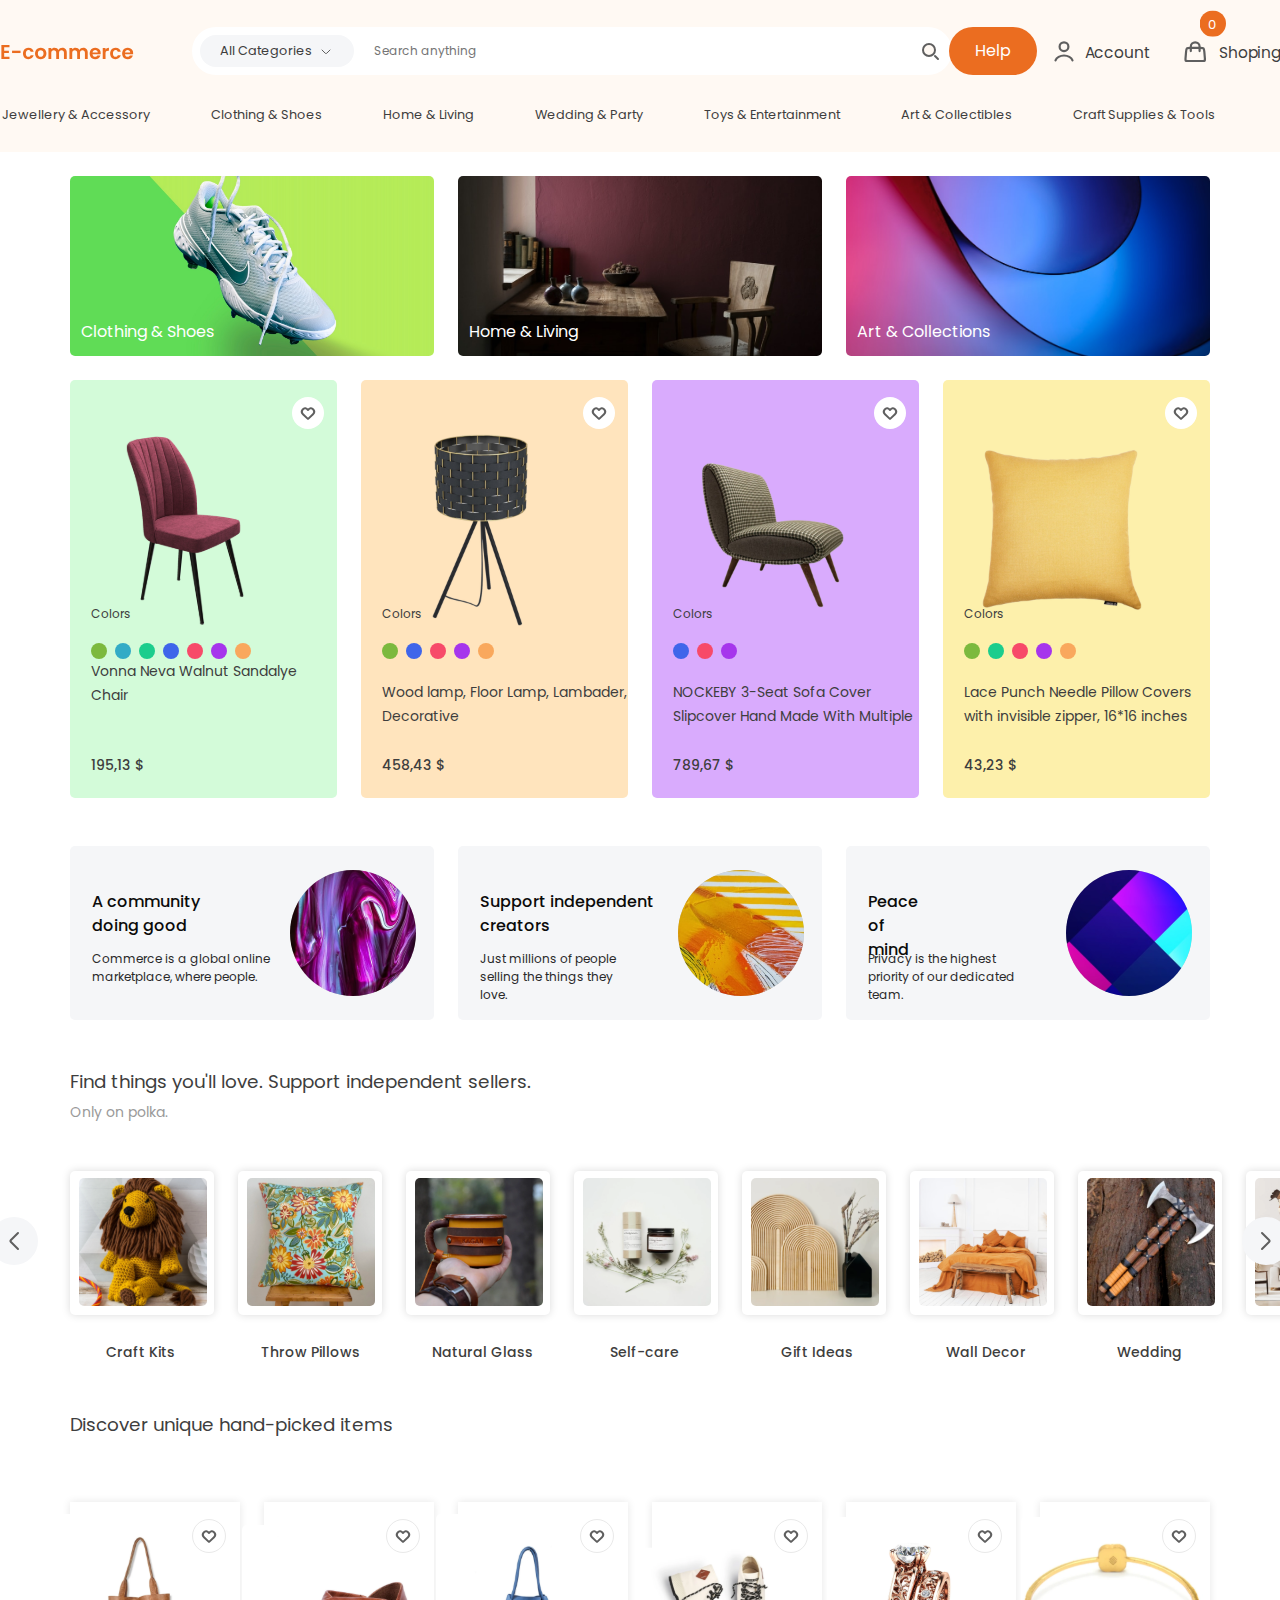
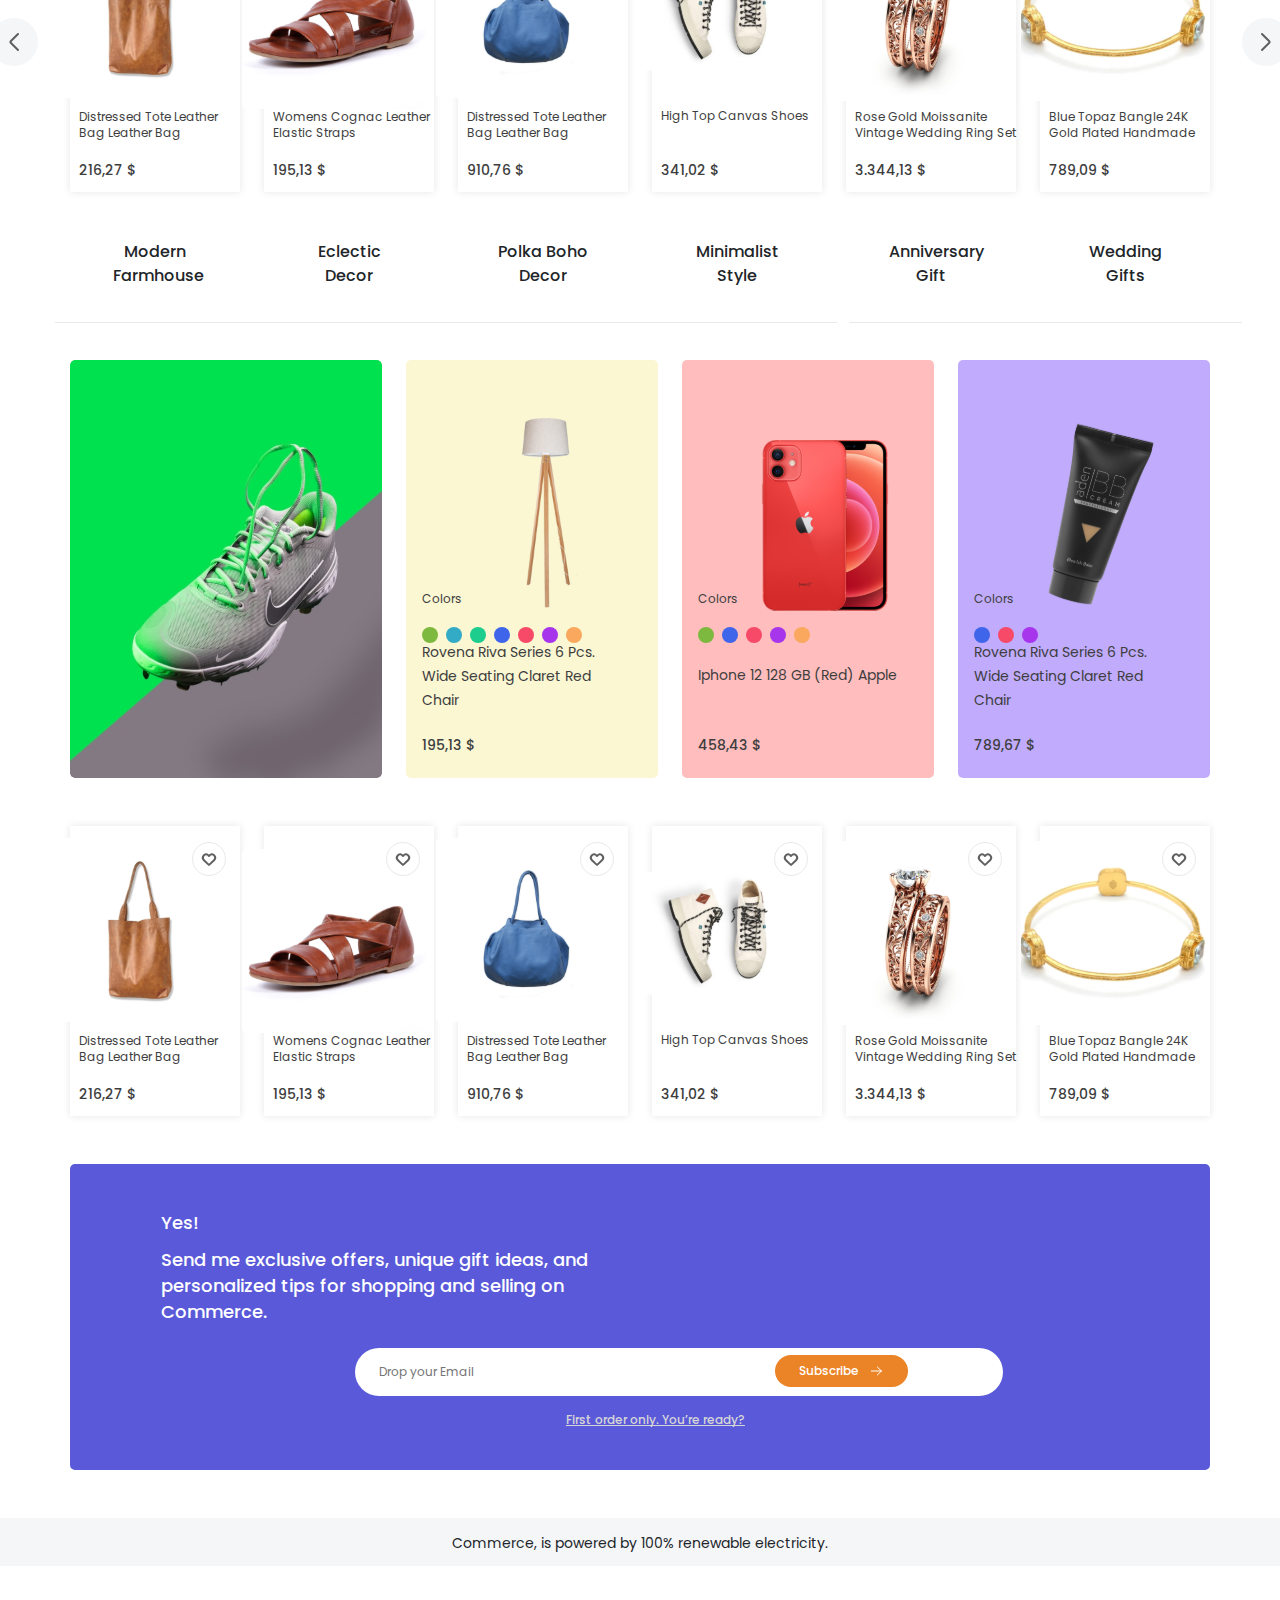
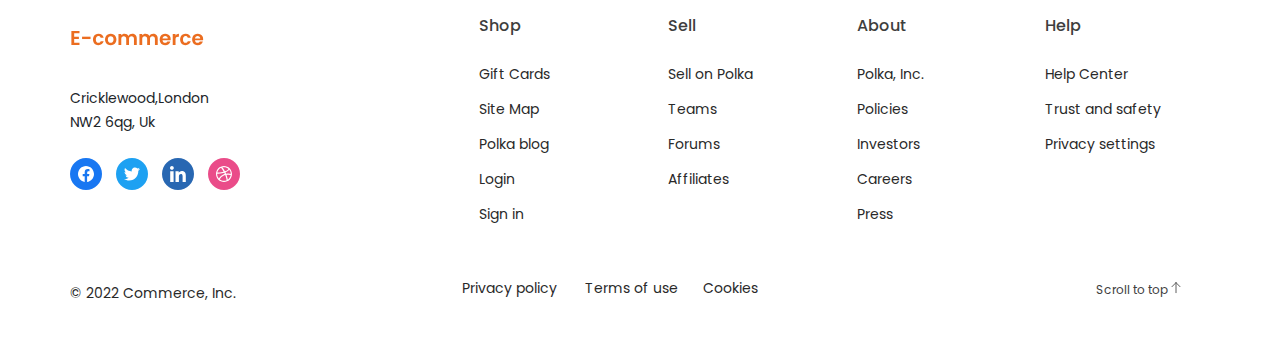
<file: index.html>
<!DOCTYPE html>
<html>

    <head>
        <title>E-Commerce Website</title>
        <link rel="stylesheet" href="screen.css">
        <link href="https://cdn.jsdelivr.net/npm/bootstrap@5.3.3/dist/css/bootstrap.min.css" rel="stylesheet" integrity="sha384-QWTKZyjpPEjISv5WaRU9OFeRpok6YctnYmDr5pNlyT2bRjXh0JMhjY6hW+ALEwIH" crossorigin="anonymous">
  
  
    </head>
    <body>
      <header class="header">
        <div class="hd-components">

        <div class="site-name">
          <img src="img/Logo.svg">
         
        </div>
        <div class="sort">
          <img src="img/Sort.svg">
        </div>

        <div class="search">
          <input type="search" class="search-bar" placeholder="Search anything">
          
          <div class="category">
            <select class="dropdown" >
              <option value="" selected disabled>All Categories</option>
                <option value="Home Decor">Home Decor</option>
                <option value="Fashion">Fashion</option>
                <option value="Jewellery">Jewellery</option>
                <option value="Electronics">Electronics</option>
            </select>
            <img src="img/Expand_down_light.svg">
          </div>
          
          <div class="search-icon">
            <img src="img/Search_alt_duotone_line.svg">
          </div>

        </div>
        <div class="help">
          <input type="button" value="Help">
        </div>
        <div class="icons">
        <div class="account">
          <a href="#"><img src="img/User.svg"></a>
          <p>Account</p>
        </div>
        <div class="shoping">
          <a href="#"><img src="img/Bag_alt.svg"></a>
          <p>Shoping</p>
          <div class="cart-count">
            <img src="img/Ellipse 76.svg">
              <div class="cart-count-num"> 
                0
            </div>
           
          </div>
        </div>
      </div>
      <div class="nav">
        <nav class="nav-categories">
          <ul>
          <li class="jewellery"><a href=#>Jewellery & Accessory</a></li>
          <li><a href=#>Clothing & Shoes</a></li>
          <li><a href=#>Home & Living</a></li>
          <li><a href=#>Wedding & Party</a></li>
          <li><a href=#>Toys & Entertainment</a></li>
          <li><a href=#>Art & Collectibles</a></li>
          <li><a href=#>Craft Supplies & Tools</a></li>
          </ul>
        </nav>
      </div>
      
      </div>
      
      </header>
      <div class="containerarea">
      

        <!-- <div class="main-category">
          <img class="category-img" src="img/shoes.jpeg">
         
          <img class="category-img" src="img/Home.jpeg">
          
          <img class="category-img" src="img/Art.jpeg">
        </div> -->

        <!--Bootstrap start-->
        <div class="container p-0 ">
        <div class="row mt-4 justify-content-between " >
          <div class="col-sm-4 ">
            <div class="shoes img-fluid" >
            <img class="img-fluid" src="img/shoes.jpeg">
            <p>Clothing & Shoes</p>
          </div>
        </div>  
          <div class="col-sm-4">
            <div class="home img-fluid">
            <img class="img-fluid" src="img/Home.jpeg">
            <p>Home & Living</p>
          </div>
        </div>
          <div class="col-sm-4">
            <div class="art img-fluid">
            <img class="img-fluid" src="img/Art.jpeg">
            <p>Art & Collections</p>
          </div>
        </div>
        </div>
      </div>
      
    <div class="container p-0">
      <div class="row mt-4 ">
        <div class="col-lg-3 col-sm-4">
          <div class="card1">
          <img src="img/chair.svg">
          <img class="favourites" src="img/favourites.svg">
          <div class="colors">
            <p>Colors</p>
            <svg class="me-1" width="16" height="16" viewBox="0 0 16 16" fill="none" xmlns="http://www.w3.org/2000/svg">
              <circle cx="8" cy="8" r="8" fill="#7CB93E"/>
              </svg>
            <svg class="me-1" width="16" height="16" viewBox="0 0 16 16" fill="none" xmlns="http://www.w3.org/2000/svg">
                <circle cx="8" cy="8" r="8" fill="#33ABC6"/>
                </svg>
                <svg class="me-1" width="16" height="16" viewBox="0 0 16 16" fill="none" xmlns="http://www.w3.org/2000/svg">
                  <circle cx="8" cy="8" r="8" fill="#1CCD8D"/>
                  </svg>
                  <svg class="me-1" width="16" height="16" viewBox="0 0 16 16" fill="none" xmlns="http://www.w3.org/2000/svg">
                    <circle cx="8" cy="8" r="8" fill="#3F65EA"/>
                    </svg>
                    <svg class="me-1" width="16" height="16" viewBox="0 0 16 16" fill="none" xmlns="http://www.w3.org/2000/svg">
                      <circle cx="8" cy="8" r="8" fill="#F74A69"/>
                      </svg>
                      <svg class="me-1" width="16" height="16" viewBox="0 0 16 16" fill="none" xmlns="http://www.w3.org/2000/svg">
                        <circle cx="8" cy="8" r="8" fill="#A635EC"/>
                        </svg>
                        <svg width="16" height="16" viewBox="0 0 16 16" fill="none" xmlns="http://www.w3.org/2000/svg">
                          <circle cx="8" cy="8" r="8" fill="#F9A85D"/>
                          </svg>     
          </div>
          
            <p class="img-description ">Vonna Neva Walnut Sandalye Chair</p>
            <p class="img-price">195,13 $</p>
          
          </div>
        </div>
        <div class="col-lg-3 col-sm-4">
          <div class="card2">
          <img src="img/bedlamp.svg">
          <img class="favourites" src="img/favourites.svg">
          <div class="colors">
            <p>Colors</p>
            <svg class="me-1" width="16" height="16" viewBox="0 0 16 16" fill="none" xmlns="http://www.w3.org/2000/svg">
              <circle cx="8" cy="8" r="8" fill="#7CB93E"/>
              </svg>
                  <svg class="me-1" width="16" height="16" viewBox="0 0 16 16" fill="none" xmlns="http://www.w3.org/2000/svg">
                    <circle cx="8" cy="8" r="8" fill="#3F65EA"/>
                    </svg>
                    <svg class="me-1" width="16" height="16" viewBox="0 0 16 16" fill="none" xmlns="http://www.w3.org/2000/svg">
                      <circle cx="8" cy="8" r="8" fill="#F74A69"/>
                      </svg>
                      <svg class="me-1" width="16" height="16" viewBox="0 0 16 16" fill="none" xmlns="http://www.w3.org/2000/svg">
                        <circle cx="8" cy="8" r="8" fill="#A635EC"/>
                        </svg>
                        <svg width="16" height="16" viewBox="0 0 16 16" fill="none" xmlns="http://www.w3.org/2000/svg">
                          <circle cx="8" cy="8" r="8" fill="#F9A85D"/>
                          </svg>
        </div>
        <p class="img-description ">Wood lamp, Floor Lamp, Lambader, Decorative</p>
            <p class="img-price">458,43 $</p>
            </div>
        </div>
        <div class="col-lg-3 col-sm-4">
          <div class="card3">
          <img src="img/cushion.svg">
          <img class="favourites" src="img/favourites.svg">
          <div class="colors">
            <p>Colors</p>
                  <svg class="me-1" width="16" height="16" viewBox="0 0 16 16" fill="none" xmlns="http://www.w3.org/2000/svg">
                    <circle cx="8" cy="8" r="8" fill="#3F65EA"/>
                    </svg>
                    <svg class="me-1" width="16" height="16" viewBox="0 0 16 16" fill="none" xmlns="http://www.w3.org/2000/svg">
                      <circle cx="8" cy="8" r="8" fill="#F74A69"/>
                      </svg>
                      <svg class="me-1" width="16" height="16" viewBox="0 0 16 16" fill="none" xmlns="http://www.w3.org/2000/svg">
                        <circle cx="8" cy="8" r="8" fill="#A635EC"/>
                        </svg>
                        
        </div>
        <p class="img-description ">NOCKEBY 3-Seat Sofa Cover Slipcover Hand Made With Multiple</p>
            <p class="img-price">789,67 $</p>
          </div>
        </div>
        <div class="col-lg-3">
          <div class="card4">
          <img src="img/pillow.svg">
          <img class="favourites" src="img/favourites.svg">
          <div class="colors">
            <p>Colors</p>
            <svg class="me-1" width="16" height="16" viewBox="0 0 16 16" fill="none" xmlns="http://www.w3.org/2000/svg">
              <circle cx="8" cy="8" r="8" fill="#7CB93E"/>
              </svg>
              <svg class="me-1" width="16" height="16" viewBox="0 0 16 16" fill="none" xmlns="http://www.w3.org/2000/svg">
                <circle cx="8" cy="8" r="8" fill="#1CCD8D"/>
                </svg>
                  
                    <svg class="me-1" width="16" height="16" viewBox="0 0 16 16" fill="none" xmlns="http://www.w3.org/2000/svg">
                      <circle cx="8" cy="8" r="8" fill="#F74A69"/>
                      </svg>
                      <svg class="me-1" width="16" height="16" viewBox="0 0 16 16" fill="none" xmlns="http://www.w3.org/2000/svg">
                        <circle cx="8" cy="8" r="8" fill="#A635EC"/>
                        </svg>
                        <svg width="16" height="16" viewBox="0 0 16 16" fill="none" xmlns="http://www.w3.org/2000/svg">
                          <circle cx="8" cy="8" r="8" fill="#F9A85D"/>
                          </svg>
        </div>
        <p class="img-description ">Lace Punch Needle Pillow Covers with invisible zipper, 16*16 inches</p>
            <p class="img-price">43,23 $</p>
          </div>
        </div>
      </div>
    </div>
    <div class="container p-0">
      <div class="row mt-5">
        <div class="col-sm-4">
          <div class="grey-card1">
          <img class="round-img" src="img/violet1.svg">
          <p class="community">A community 
            doing good</p>
            <p class="community-desc">Commerce is a global online marketplace, where people.</p>
          </div>
      
        </div>

        <div class="col-sm-4">
          <div class="grey-card2">
          <img class="round-img" src="img/orange2.svg">
          
            <p class="support">Support independent
              creators</p>
              <p class="support-desc">Just millions of people selling the things they love.</p>
            </div>
        </div>
        <div class="col-sm-4 ">
          <div class="grey-card3">
          <img class="round-img" src="img/blue3.svg">
          <p class="peaceofmind">Peace
            of mind</p>
            <p class="peaceofmind-desc">
              Privacy is the highest priority of our dedicated team.
            </p>
          </div>
        </div>
       
        
      </div>
    </div>
    <div class="container p-0">
      <p class="strong mt-5">Find things you'll love. Support independent sellers.</p>
      <p id="only_on_polka">Only on polka.</p>
    </div>

    <div class="container arrow-scroll px-0">
    
      <div class="row mt-5 justify-content-between flex-nowrap">
        
          
          
       
          <div class="col-lg-auto col-sm-2 ">
            <div class="lion">
            <p>Craft Kits</p>
            <img src="img/lion.svg">
          </div>
        </div>
          
          <div class="col-lg-auto  col-sm-2" >
            <div class="blue-pillow">
            <p>Throw Pillows</p>
            <img src="img/blue-pillow.svg">
          </div>
        </div>
          <div class="col-lg-auto col-sm-2 ">
            <div class="mug">
            <p>Natural Glass</p>
            <img src=img/mug.svg>
          </div>
        </div>
          <div class="col-lg-auto  col-sm-2 ">
            <div class="flower">
            <p>Self-care</p>
            <img src="img/flower.svg">
          </div>
        </div>
          <div class="col-lg-auto col-sm-2 ">
            <div class="gift">
            <p>Gift Ideas</p>
            <img src="img/gift.svg">
          </div>
        </div>
          <div class="col-lg-auto col-sm-2  ">
            <div class="wall-decor">
            <p>Wall Decor</p>
            <img src="img/wall-decor.svg">
          </div>
        </div>
          <div class="col-lg-auto col-sm-2 ">
            <div class="axe">
            <p>Wedding</p>
            <img src="img/axe.svg">
          </div>
        </div>
          <div class="col-lg-auto col-sm-2 ">
            <div class="sofa">
            <p>Life Style</p>
            <img src="img/sofa.svg">
          </div>
        </div>
        </div>
        
        <img class=" col left-arrow1" src="img/Left expand.svg">
        <img class=" col right-arrow1" src="img/Right expand.svg">
      
    </div>

   

    <div class="container p-0">
      <div class="row mt-5">
      <p class="strong mt-5">Discover unique hand-picked items</p>
    </div>
      
    </div>
    

    <div class="container arrow-scroll">
      <div class="row mt-5">
        <div class="col px-0 brown-bag me-4">
          <img src="img/brown-bag.svg">
          <p class="hand-picked-desc">Distressed Tote Leather Bag Leather Bag</p>
          <p class="hand-picked-price">216,27 $</p>
          <img class=hand-picked-fav src="img/favourites.svg">
        </div>
        <div class="col px-0 sandal me-4">
          <img src="img/sandal.svg">
          <p class="hand-picked-desc">Womens Cognac Leather Elastic Straps</p>
          <p class="hand-picked-price">195,13 $</p>
          <img class=hand-picked-fav src="img/favourites.svg">
        </div>
        <div class="col px-0 blue-bag me-4">
          <img src="img/blue-bag.svg">
          <p class="hand-picked-desc">Distressed Tote Leather Bag Leather Bag</p>
          <p class="hand-picked-price">910,76 $</p>
          <img class=hand-picked-fav src="img/favourites.svg">
        </div>
        <div class="col px-0 white-shoes me-4">
          <img src="img/white-shoes.svg">
          <p class="hand-picked-desc">High Top Canvas Shoes</p>
          <p class="hand-picked-price">341,02 $</p>
          <img class=hand-picked-fav src="img/favourites.svg">
        </div>
        <div class="col px-0 ring me-4">
          <img src="img/ring.svg">
          <p class="hand-picked-desc">Rose Gold Moissanite Vintage Wedding Ring Set</p>
          <p class="hand-picked-price">3.344,13 $</p>
          <img class=hand-picked-fav src="img/favourites.svg">
        </div>
        <div class="col px-0 bangle">
          <img src="img/bangle.svg">
          <p class="hand-picked-desc">Blue Topaz Bangle 24K Gold Plated Handmade</p>
          <p class="hand-picked-price">789,09 $</p>
          <img class=hand-picked-fav src="img/favourites.svg">

        </div>
      </div>
      <img class=" col left-arrow2" src="img/Left expand.svg">
        <img class=" col right-arrow2" src="img/Right expand.svg">
    </div>
    <div class="container arrow-scroll2">
      <div class="row mt-5 ">
        <div class="col modern me-4 px-0 d-flex justify-content-center">
          <p>Modern 
            Farmhouse</p>
            <div class="col line1 mt-4">

            </div>
        </div>
        <div class="col eclectic me-4 px-0 d-flex justify-content-center">
          <p>Eclectic Decor</p>
          <div class="col line2 mt-4">

          </div>
        </div>
        <div class="col polka me-4 px-0 d-flex justify-content-center">
          <p>Polka Boho 
            Decor</p>
            <div class="col line3 mt-4">

            </div>
        </div>
        <div class="col minimalist me-4 px-0 d-flex justify-content-center">
          <p>Minimalist
            Style</p>
            <div class="col line4 mt-4">

            </div>
        </div>
        <div class="col anniversary me-4 px-0 d-flex justify-content-center">
          <p>Anniversary
            Gift</p>
            <div class="col line5 mt-4">

            </div>
        </div>
        <div class="col wedgift px-0 d-flex justify-content-center">
          <p>Wedding
            Gifts</p>
            <div class="col line6 mt-4">

            </div>
        </div>
      </div>

    </div>
    <div class="container">

      <div class="row green-shoe-iphone">
        <div class="col green-shoe me-4 px-0">
          <img src="img/green-grey-shoe.svg" style="width:312px; height:418px; border-radius: 5px;">
        </div>

        <div class="col nightstand me-4">
          <img src="img/nightstand.svg">
          <div class="colors">
            <p>Colors</p>
            <svg class="me-1" width="16" height="16" viewBox="0 0 16 16" fill="none" xmlns="http://www.w3.org/2000/svg">
              <circle cx="8" cy="8" r="8" fill="#7CB93E"/>
              </svg>
            <svg class="me-1" width="16" height="16" viewBox="0 0 16 16" fill="none" xmlns="http://www.w3.org/2000/svg">
                <circle cx="8" cy="8" r="8" fill="#33ABC6"/>
                </svg>
                <svg class="me-1" width="16" height="16" viewBox="0 0 16 16" fill="none" xmlns="http://www.w3.org/2000/svg">
                  <circle cx="8" cy="8" r="8" fill="#1CCD8D"/>
                  </svg>
                  <svg class="me-1" width="16" height="16" viewBox="0 0 16 16" fill="none" xmlns="http://www.w3.org/2000/svg">
                    <circle cx="8" cy="8" r="8" fill="#3F65EA"/>
                    </svg>
                    <svg class="me-1" width="16" height="16" viewBox="0 0 16 16" fill="none" xmlns="http://www.w3.org/2000/svg">
                      <circle cx="8" cy="8" r="8" fill="#F74A69"/>
                      </svg>
                      <svg class="me-1" width="16" height="16" viewBox="0 0 16 16" fill="none" xmlns="http://www.w3.org/2000/svg">
                        <circle cx="8" cy="8" r="8" fill="#A635EC"/>
                        </svg>
                        <svg width="16" height="16" viewBox="0 0 16 16" fill="none" xmlns="http://www.w3.org/2000/svg">
                          <circle cx="8" cy="8" r="8" fill="#F9A85D"/>
                          </svg>     
          </div>
          <p class="img-description">Rovena Riva Series 6 Pcs. Wide Seating Claret Red Chair</p>
          <p class="img-price">195,13 $</p>
        </div>

        <div class="col iphone me-4 ">
          <img src="img/iphone.svg">
          <div class="colors">
            <p>Colors</p>
            <svg class="me-1" width="16" height="16" viewBox="0 0 16 16" fill="none" xmlns="http://www.w3.org/2000/svg">
              <circle cx="8" cy="8" r="8" fill="#7CB93E"/>
              </svg>
                  <svg class="me-1" width="16" height="16" viewBox="0 0 16 16" fill="none" xmlns="http://www.w3.org/2000/svg">
                    <circle cx="8" cy="8" r="8" fill="#3F65EA"/>
                    </svg>
                    <svg class="me-1" width="16" height="16" viewBox="0 0 16 16" fill="none" xmlns="http://www.w3.org/2000/svg">
                      <circle cx="8" cy="8" r="8" fill="#F74A69"/>
                      </svg>
                      <svg class="me-1" width="16" height="16" viewBox="0 0 16 16" fill="none" xmlns="http://www.w3.org/2000/svg">
                        <circle cx="8" cy="8" r="8" fill="#A635EC"/>
                        </svg>
                        <svg width="16" height="16" viewBox="0 0 16 16" fill="none" xmlns="http://www.w3.org/2000/svg">
                          <circle cx="8" cy="8" r="8" fill="#F9A85D"/>
                          </svg>
        </div>
        <p class="img-description">Iphone 12 128 GB (Red) Apple </p>
        <p class="img-price">458,43 $</p>
        </div>

        <div class="col balm">
          <img src="img/balm.svg">
          <div class="colors">
            <p>Colors</p>
                  <svg class="me-1" width="16" height="16" viewBox="0 0 16 16" fill="none" xmlns="http://www.w3.org/2000/svg">
                    <circle cx="8" cy="8" r="8" fill="#3F65EA"/>
                    </svg>
                    <svg class="me-1" width="16" height="16" viewBox="0 0 16 16" fill="none" xmlns="http://www.w3.org/2000/svg">
                      <circle cx="8" cy="8" r="8" fill="#F74A69"/>
                      </svg>
                      <svg class="me-1" width="16" height="16" viewBox="0 0 16 16" fill="none" xmlns="http://www.w3.org/2000/svg">
                        <circle cx="8" cy="8" r="8" fill="#A635EC"/>
                        </svg>

        </div>
        <p class="img-description">Rovena Riva Series 6 Pcs. Wide Seating Claret Red Chair</p>
        <p class="img-price">789,67 $</p>
        </div>
      </div>
    </div>
    <div class="container">
      <div class="row mt-5">
        <div class="col px-0 brown-bag me-4">
          <img src="img/brown-bag.svg">
          <p class="hand-picked-desc">Distressed Tote Leather Bag Leather Bag</p>
          <p class="hand-picked-price">216,27 $</p>
          <img class=hand-picked-fav src="img/favourites.svg">
        </div>
        <div class="col px-0 sandal me-4">
          <img src="img/sandal.svg">
          <p class="hand-picked-desc">Womens Cognac Leather Elastic Straps</p>
          <p class="hand-picked-price">195,13 $</p>
          <img class=hand-picked-fav src="img/favourites.svg">
        </div>
        <div class="col px-0 blue-bag me-4">
          <img src="img/blue-bag.svg">
          <p class="hand-picked-desc">Distressed Tote Leather Bag Leather Bag</p>
          <p class="hand-picked-price">910,76 $</p>
          <img class=hand-picked-fav src="img/favourites.svg">
        </div>
        <div class="col px-0 white-shoes me-4">
          <img src="img/white-shoes.svg">
          <p class="hand-picked-desc">High Top Canvas Shoes</p>
          <p class="hand-picked-price">341,02 $</p>
          <img class=hand-picked-fav src="img/favourites.svg">
        </div>
        <div class="col px-0 ring me-4">
          <img src="img/ring.svg">
          <p class="hand-picked-desc">Rose Gold Moissanite Vintage Wedding Ring Set</p>
          <p class="hand-picked-price">3.344,13 $</p>
          <img class=hand-picked-fav src="img/favourites.svg">
        </div>
        <div class="col px-0 bangle">
          <img src="img/bangle.svg">
          <p class="hand-picked-desc">Blue Topaz Bangle 24K Gold Plated Handmade</p>
          <p class="hand-picked-price">789,09 $</p>
          <img class=hand-picked-fav src="img/favourites.svg">

        </div>
      </div>
    </div>
    <div class="container">
      <div class="row mt-5">
        <div class="col subscribe">
          <p class="subscribe-text1">Yes!</p>
          <p class="subscribe-text2">Send me exclusive offers, unique gift ideas, and personalized
            tips for shopping and selling on Commerce.</p>
          <input type=search class="submit-email" placeholder="Drop your Email">
         <button class="subscribe-button">Subscribe
        <img src="img/Arrow_right.svg">
         
        </button>
        <a href="#"> <p class="first-order">First order only. You’re ready?<p></a>
            

          
        </div>
      </div>
    </div>
    
    <div class="containerarea">
      <div class="row commercerow mt-5 ">
        <div class="col commerce ">
          Commerce, is powered by 100% renewable electricity.
        </div>
      </div>

    </div>
    <div class="container">
      <div class="row mt-5 ">
        <div class="col-3 footer1 px-0 me-4 ">
         <img src="img/Logo.svg">
         <p class="mt-4">Cricklewood,London
          NW2 6qg, Uk</p>
          <img class="mt-2 social-logos" src="img/facebook.svg">
          <img class="mt-2 social-logos" src="img/twitter.svg">
          <img class="mt-2 social-logos" src="img/linkedin.svg">
          <img class="mt-2 social-logos" src="img/dribbble.svg">
         
        </div>
        <div class="col footer2 px-0 me-4">
         <p class="strong">Shop</p>
         
          <p class="footer-list footer-list-spacing mt-4">Gift Cards<p>
          <p class="footer-list footer-list-spacing">Site Map<p>
          <p class="footer-list footer-list-spacing">Polka blog</p>
          <p class="footer-list footer-list-spacing">Login</p>
          <p class="footer-list footer-list-spacing">Sign in</p>
         
        </div>
        <div class="col footer3 px-0 me-4">
          <p class="strong">Sell</p>
          <p class="footer-list footer-list-spacing  mt-4">Sell on Polka</p>
          <p class="footer-list footer-list-spacing">Teams</p>
          <p class="footer-list footer-list-spacing">Forums</p>
          <p class="footer-list footer-list-spacing">Affiliates</p>
        </div>
        <div class="col footer4 px-0 me-4">
          <p class="strong">About</p>
          <p class="footer-list footer-list-spacing mt-4">Polka, Inc.</p>
          <p class="footer-list footer-list-spacing">Policies</p>
          <p class="footer-list footer-list-spacing">Investors</p>
          <p class="footer-list footer-list-spacing">Careers</p>
          <p class="footer-list footer-list-spacing">Press</p>
        </div>
        <div class="col footer5 px-0">
          <p class="strong">Help</p>
          <p class="footer-list footer-list-spacing mt-4">Help Center</p>
          <p class="footer-list footer-list-spacing">Trust and safety</p>
          <p class="footer-list footer-list-spacing">Privacy settings</p>
        </div>
      </div>

    </div>
    <div class="container copyrightclass">
      <div class="row  pt-2 px-0">
        <div class="col px-0 copyright1">
          <p class=" footer-list footer-list-spacing">© 2022 Commerce, Inc.</p>
        </div>
        <div class="col-1 px-0 copyright2">
          <p class= "footer-list footer-list-spacing ">Privacy policy</p>
        </div>
        <div class="col-1 px-0 copyright3">
          <p class="footer-list footer-list-spacing ">Terms of use</p>
        </div>
        <div class="col-1 px-0 copyright4">
          <p class="footer-list footer-list-spacing ">Cookies</p>
        </div>
        <div class="col px-0 scroll">
          <a href=#><p class="scroll-text">Scroll to top</p></a>
          <svg width="16" height="16" viewBox="0 0 16 16" fill="none" xmlns="http://www.w3.org/2000/svg">
            <path d="M4 6.66675L8 2.66675M8 2.66675L12 6.66675M8 2.66675L8 12.6667" stroke="#5F5F5F" stroke-linecap="round"/>
            </svg>
            
      </div>
    </div>
    </div>
  
   
    </div>
    
    </body>
</html>
</file>
<file: screen.css>
@import url('https://fonts.googleapis.com/css2?family=Poppins:ital,wght@0,100;0,200;0,300;0,400;0,500;0,600;0,700;0,800;0,900;1,100;1,200;1,300;1,400;1,500;1,600;1,700;1,800;1,900&display=swap');

* {
    font-family: "Poppins", serif;

  
}

.containerarea{
    width:100%;
    background-color: #fff;
    /* margin:0;
    padding:0; */
    box-sizing: border-box;   
    font-size:100%;
    overflow: hidden;
   
}
@media screen and (min-width: 576px) and (max-width: 992px) {
    
    .containerarea{
        width:100% !important;
        margin-left: auto;
        margin-right:auto;
        background-color: #fff;
        
        
        

    }

    .header{
        margin-left:auto !important;
        margin-right:auto !important;
        width:900px !important;
        height:164px !important;
        
        box-sizing: border-box;
        
        
    
    }
    
    .hd-components{
        
        width:852px !important;
        position:relative;
    }
    
    .search{
        width:742px !important;
        height:48px;
        position:absolute;
        top:42% !important;
        left:20.5% !important;
     
        
    }
    .search-bar{
        width:742px !important;
        height:48px;
        border-radius: 50px;
        border-style: none;
        padding-left:24%;
    }
    .sort{
        width:96px;
        height:48px;
        border-radius: 100px;
        background-color: white;
        display: flex !important;
        align-items: center !important;
        justify-content: center !important;
        position: absolute;
        top: 53%;
    }
    .site-name{
    
        position:absolute;
        top:15% !important;
        left:0px !important;
    
    }
    .help{
        position:absolute;
        top:16% !important;
        right:28% !important;
       
    }
    .account{
        position:absolute;
        right:15% !important;
        top:23% !important;
    
    }
    .shoping{
        position:absolute;
        right:2% !important;
        top:23% !important;
    }
      
    .nav li{
        display:none;
    }
    .shoes{
        width: 268px !important;    
    }
    .home{
        width: 268px !important; 
    }
    .art{
        width: 268px !important; 
    }
    .card4{
        display:none !important;
    }
    .left-arrow1{
        display:none !important;
    }
    .right-arrow1{
        display:none !important;
    }
    .subscribe .submit-email{
        width:633px !important;

}
}
.header{
    margin-left:auto;
    margin-right:auto;
    width:100%;
    height: 152px;
    padding:0;
    background-color:#FFF9F3;
    box-sizing: border-box;
    display:flex;
    justify-content: center;
    

}
.hd-components{
    position:relative;
    width:1320px;


}
/* Tablet */
.sort{
 
    display:none;

}
/* Tablet */
.search{
    width:760px;
    height:48px;
    margin-top:2.2%;
    margin-left:-7.5%;
    position:absolute;
    top:-1%;
    left:22.5%;
}
.search-bar{
    width:100%;
    height:48px;
    border-radius: 50px;
    border-style: none;
    padding-left:24%;
    font-size: 12px;
    font-weight:400;
    line-height: 16px;
    color: #9A9A9A;
}
.search-bar:focus{
    outline:none;
}

.search-icon{
    position:absolute;
    right:10px;
    top:12px;
}
.search-icon:hover{
    cursor: pointer;

}
.search-icon:active{
    transform:scale(0.9);
}

.site-name{
    
    position:absolute;
    top:28px;

}
.site-name:hover{
    cursor:pointer;
}

.help{
    position:absolute;
    top:18%;
    right:19%;
   
}
.help input{
    height:48px;
    width:88px;
    border-radius: 50px;
    border-style: none;
    background-color: #EB6D20;
    color:white;
    transition:all 0.3 ease;
    transform: scale(1);

    
}
.help input:hover{
    cursor:pointer;
    transition:all 0.3 ease;
    transform: scale(1.01);
}
.category{
    position:absolute;
    bottom:8px;
    left: 8px;
}
.category img{
    position:absolute;
    right:20px;
    bottom:7px;
    
}
.dropdown{
    background-color: #F5F6F8;
    box-sizing: border-box;
    border-radius: 50px;
    border-style: none;
    width:154px;
    height:32px;
    font-size: 80%;
    padding: 4% 13%;
    color: #3e3e3e;
}

select{
    appearance:none;
}

.account{
    position:absolute;
    right:11%;
    top: 25%;
    transition:all 0.3s ease;
    transform:scale(1.1);
    display:flex;
height: 24px;


}
.account:hover{
    cursor:pointer;
    transform: scale(1.2);
}
.account p{
    font-size: 14px;
    font-weight: 400;
    
    padding:5% 8%;
    color: #3E3E3E;
}

.shoping{
    position:absolute;
    right:1.1%;
    top: 25%;
    transition:all 0.3s ease;
    transform:scale(1.1);
    display:flex;
    height: 24px;

}
.shoping:hover{
    cursor:pointer;
    transform: scale(1.2);
}
.shoping p{
    font-size: 14px;
    font-weight: 400;
    flex:1;
    padding:5% 12%;
    color: #3E3E3E;
}

.cart-count{
    position:absolute;
    bottom:100%;
    right:50%;
    display: flex;
    justify-content: center;
}
.cart-count-num{
    position:absolute;
    top:20%;
 
    color: white;
    font-size:12px;
    line-height: 16px;
    
}


ul{
    display:flex;
    justify-content:left;
    text-align: left;
    list-style: none;
    font-size: 80%;
    gap:61px;
    position: absolute;
    /* bottom: 0px; */
    left:-30px;
    bottom: 0px;
    
}
ul li{
    
    padding-bottom: 1%;

}

ul li a {
    text-decoration: none;     
    color: #3E3E3E;    
    position: relative;    
    transition: color 0.3s ease;
}
ul li a:hover {
    color: #EB6D20;        
}

ul li a:after {
    content: '';           
    position: absolute;   
    left: 0;
    bottom: -15px;
    width: 0;            
    height: 4px;  
    border-radius: 50px;      
    background-color: #EB6D20;
    transition: width 0.3s ease;
}

ul li a:hover::after {
    width: 38px;         
} 

 /* Header over */
 .container .row{
    box-sizing: border-box;
}
.shoes img{
    width: 424px; 
    height: 180px !important; 
    border-radius: 5px; 
    object-fit: cover;
    transition: all 0.3s ease;
    transform:scale(1);
}
.shoes img:hover {
    transform:scale(1.01);
}

.home img{
    width: 424px; 
    height: 180px !important;  
    border-radius: 5px; 
    object-fit: cover;
    transition: all 0.3s ease;
    transform:scale(1);
}
.home img:hover{
    transform:scale(1.01);
}

.art img{
    width: 424px; 
    height: 180px !important;  
    border-radius: 5px; 
    object-fit: cover;
    transition: all 0.3s ease;
    transform:scale(1);
}
.art img:hover{
    transform:scale(1.01);
}


 
.col-sm-4{
    position: relative;
}
.col-sm-4 p{
    color:white;
    position:absolute;
    bottom:-2%;
    left:6%;
}



.card1{
    
    height: 418px;
    border-radius: 5px;
    background-color: #D3FBD9;
    position:relative;

}
.card1 img{
position:absolute;
right:18%;
top:12%;
}
.card1 .favourites{
    position:absolute;
    top:4%;
    right:5%;
}
.card1 .favourites:hover{
    cursor:pointer;
}

.card1 .img-description{
    position:absolute;
    bottom:18%;
    left:8%;
    font-size:14px;
    color:#3E3E3E;
    font-size: 14px;
    line-height: 24px;
    font-weight:400;

}

.card1 .img-price{
    position:absolute;
    bottom:2%;
    left:8%;
    font-size:14px;
    color:#3E3E3E;
    font-weight: 500;
    line-height:18px;
}


.colors{
    position:absolute;
    bottom:30%;
    left:8%;
}


.colors p{
position:absolute;
top:-180%;
left:0%;
font-size: 12px;
color:#3E3E3E;
}

.colors svg{
    margin-top: -20px;
    transition: all 0.3s ease;
    transform:scale(1);
}
.colors svg:hover{
    transform:scale(1.1);
}


.card2{
    height: 418px;
    
    border-radius: 5px;
    background-color: #FFE4BD;
    position:relative;
}
.card2 img{
    position:absolute;
    right:18%;
    top:12%;
    }
.card2 .favourites{
        position:absolute;
        top:4%;
        right:5%;
    }
    .card2 .favourites:hover{
        cursor:pointer;
    }
    
    .card2 .img-description{
        position:absolute;
        bottom:13%;
        left:8%;
        font-size:14px;
        color:#3E3E3E;
        font-size: 14px;
        line-height: 24px;
        font-weight:400;

    
    }
    
    .card2 .img-price{
        position:absolute;
        bottom:2%;
        left:8%;
        font-size:14px;
        color:#3E3E3E;
        font-weight: 500;
        line-height:18px;
    }
.card3{
    height: 418px;
    border-radius: 5px;
    background-color: #D9ABFD;
    position:relative;
}
.card3 img{
    position:absolute;
    right:17%;
    top:12%;
    }
.card3 .favourites{
        position:absolute;
        top:4%;
        right:5%;
    }
    .card3 .favourites:hover{
        cursor:pointer;
    }
    .card3 .img-description{
        position:absolute;
        bottom:13%;
        left:8%;
        font-size:14px;
        color:#3E3E3E;
        font-size: 14px;
        line-height: 24px;
        font-weight:400;

    
    }
    
    .card3 .img-price{
        position:absolute;
        bottom:2%;
        left:8%;
        font-size:14px;
        color:#3E3E3E;
        font-weight: 500;
        line-height:18px;
    }  
.card4{
    height: 418px;
    border-radius: 5px;
    background-color: #FDF0AB;
    position:relative;
}
.card4 img{
    position:absolute;
    right:18%;
    top:12%;
    }
.card4 .favourites{
        position:absolute;
        top:4%;
        right:5%;
    }
    .card4 .favourites:hover{
        cursor:pointer;
    }
    .card4 .img-description{
        position:absolute;
        bottom:13%;
        left:8%;
        font-size:14px;
        color:#3E3E3E;
        font-size: 14px;
        line-height: 24px;
        font-weight:400;

    
    }
    
    .card4 .img-price{
        position:absolute;
        bottom:2%;
        left:8%;
        font-size:14px;
        color:#3E3E3E;
        font-weight: 500;
        line-height:18px;
    }
.grey-card1{
    
    height: 174px;
    border-radius: 5px;
    background-color: #F5F6F8;
    position:relative;
}
.round-img{
    position:absolute;
    top:14%;
    right:5%;
}

.grey-card1 .community{
    color:#0B0B0B;
    font-weight: 500;
    width:30%;
    position:absolute;
    top:25%;
    left:6%;
}

.grey-card1 .community-desc
{
    color:#292929;
font-size: 12px;
font-weight: 400;
width: 50%;
position:absolute;
left:6%;
top: 60%;
}

.grey-card2{
    
    height: 174px;
    border-radius: 5px;
    background-color: #F5F6F8;
    position:relative;
}

.grey-card2 .support{
    color:#0B0B0B;
    font-weight: 500;
     width: 50%;
     position:absolute;
    top:25%;
    left:6%;
}

.grey-card2 .support-desc{
    color:#292929;
    font-size: 12px;
font-weight: 400;
width: 45%;
position:absolute;
left:6%;
top: 60%;
}
.grey-card3{
 
    height: 174px;
    border-radius: 5px;
    background-color: #F5F6F8;
    position:relative;
}

.grey-card3 .peaceofmind{
    color:#0B0B0B;
    font-weight: 500;
    width:15%;
    position:absolute;
    top:25%;
    left:6%;
}
.grey-card3 .peaceofmind-desc{
    color:#292929;
    font-size: 12px;
    font-weight: 400;
    width: 42%;
    position:absolute;
    left:6%;
    top: 60%;
}


.container .strong{
    font-size: 115%;
    color:#3E3E3E;
}

.container #only_on_polka{
    font-size:14px;
    margin-top:-10px;
    color:#9A9A9A;
}

.lion{
    width:144px;
    height:144px;
    border-radius: 5px;
    box-shadow: 0px 0px 8px 0px #00000026;
    position:relative;

}
.lion p{    
  font-size: 14px;
  font-weight: 500;
  color:#3E3E3E;
    position:absolute;
    bottom:-45%;
    left:25%;

}
.lion img{
    position:absolute;
    left:6%;
    bottom:6%;
}

.blue-pillow{
    width:144px;
    height:144px;
    border-radius: 5px;
    box-shadow: 0px 0px 8px 0px #00000026;
    position:relative;
}
.blue-pillow p{    
    font-size: 14px;
    font-weight: 500;
    color:#3E3E3E;
      position:absolute;
      bottom:-45%;
      left:16%;
  
  }
  .blue-pillow img{
    position:absolute;
    left:6%;
    bottom:6%;
}

.mug{
    width:144px;
    height:144px;
    border-radius: 5px;
    box-shadow: 0px 0px 8px 0px #00000026;
    position:relative;
}
.mug p{    
    font-size: 14px;
    font-weight: 500;
    color:#3E3E3E;
      position:absolute;
      bottom:-45%;
      left:18%;
  
  }
  .mug img{
    position:absolute;
    left:6%;
    bottom:6%;
}

.flower{
    width:144px;
    height:144px;
    border-radius: 5px;
    box-shadow: 0px 0px 8px 0px #00000026;
    position:relative;
}
.flower p{    
    font-size: 14px;
    font-weight: 500;
    color:#3E3E3E;
      position:absolute;
      bottom:-45%;
      left:25%;
  
  }
  .flower img{
    position:absolute;
    left:6%;
    bottom:6%;
}
.gift{
    width:144px;
    height:144px;
    border-radius: 5px;
    box-shadow: 0px 0px 8px 0px #00000026;
    position:relative;
}
.gift p{    
    font-size: 14px;
    font-weight: 500;
    color:#3E3E3E;
      position:absolute;
      bottom:-45%;
      left:27%;
  
  }
  .gift img{
    position:absolute;
    left:6%;
    bottom:6%;
}
.wall-decor{
    width:144px;
    height:144px;
    border-radius: 5px;
    box-shadow: 0px 0px 8px 0px #00000026;
    position:relative;
}
.wall-decor p{    
    font-size: 14px;
    font-weight: 500;
    color:#3E3E3E;
      position:absolute;
      bottom:-45%;
      left:25%;
  
  }
  .wall-decor img{
    position:absolute;
    left:6%;
    bottom:6%;
}
.axe{
    width:144px;
    height:144px;
    border-radius: 5px;
    box-shadow: 0px 0px 8px 0px #00000026;
    position:relative;
}
.axe p{    
    font-size: 14px;
    font-weight: 500;
    color:#3E3E3E;
      position:absolute;
      bottom:-45%;
      left:27%;
  
  }
  .axe img{
    position:absolute;
    left:6%;
    bottom:6%;
}
.sofa{
    width:144px;
    height:144px;
    border-radius: 5px;
    box-shadow: 0px 0px 8px 0px #00000026;
    position:relative;
}
.sofa p{    
    font-size: 14px;
    font-weight: 500;
    color:#3E3E3E;
      position:absolute;
      bottom:-45%;
      left:30%;
  
  }
  .sofa img{
    position:absolute;
    left:6%;
    bottom:6%;
}


.arrow-scroll{
    position:relative;
}
.containerarea .left-arrow1{
    
    position:absolute;
    left:-7%;
    top:32%;
    transition:all 0.3s ease;
    transform:scale(1);
    
}
.containerarea .left-arrow1:hover{
    transform:scale(1.1);
    cursor: pointer;
}


.containerarea .right-arrow1{
    position:absolute;
    right:-7%;
    top:32%;
    transition:all 0.3s ease;
    transform:scale(1);
}
.containerarea .right-arrow1:hover{
    transform:scale(1.1);
    cursor: pointer;
}




.brown-bag{
    width:200px;
    height:290px;
    box-shadow: 0px 0px 8px 0px #0000001A;
    position:relative;

}

.brown-bag img{
    position:absolute;
    top:4%;
    right:5%;

}
.brown-bag .hand-picked-desc{
    position:absolute;
    bottom:12%;
    left:5%;
    font-size:12px;
    font-weight: 400;
    line-height: 16px;
    z-index:1;
     color: #3E3E3E;
}
.brown-bag .hand-picked-price{
    position:absolute;
    bottom:-1%;
    left:5%;
    font-size:14px;
    font-weight: 500;
    line-height: 18px;
    z-index:1;
    color:#3E3E3E;
}


.brown-bag .hand-picked-fav{
    position:absolute;
    top:6%;
    right:9%;
    outline: 1px solid #E9E9E9;
    border-radius: 50%;
}

.sandal{
    width:200px;
    height:290px;
    box-shadow: 0px 0px 8px 0px #0000001A;
    position:relative;
}
.sandal img{
    position:absolute;
    top:8%;
    right:5%;
}
.sandal .hand-picked-desc{
    position:absolute;
    bottom:12%;
    left:5%;
    font-size:12px;
    font-weight: 400;
    line-height: 16px;
    z-index:1;
     color: #3E3E3E;
}
.sandal .hand-picked-price{
    position:absolute;
    bottom:-1%;
    left:5%;
    font-size:14px;
    font-weight: 500;
    line-height: 18px;
    z-index:1;
    color:#3E3E3E;
}

.sandal .hand-picked-fav{
    position:absolute;
    top:6%;
    right:9%;
    outline: 1px solid #E9E9E9;
    border-radius: 50%;
}
.blue-bag{
    width:200px;
    height:290px;
    box-shadow: 0px 0px 8px 0px #0000001A;
    position:relative;
}
.blue-bag img{
    position:absolute;
    top:4%;
    right: 5%;
}

.blue-bag .hand-picked-desc{
    position:absolute;
    bottom:12%;
    left:5%;
    font-size:12px;
    font-weight: 400;
    line-height: 16px;
    z-index:1;
     color: #3E3E3E;
}
.blue-bag .hand-picked-price{
    position:absolute;
    bottom:-1%;
    left:5%;
    font-size:14px;
    font-weight: 500;
    line-height: 18px;
    z-index:1;
    color:#3E3E3E;
}
.blue-bag .hand-picked-fav{
    position:absolute;
    top:6%;
    right:9%;
    outline: 1px solid #E9E9E9;
    border-radius: 50%;
}

.white-shoes{
    width:200px;
    height:290px;
    box-shadow: 0px 0px 8px 0px #0000001A;
    position:relative;
}

.white-shoes img{
    position: absolute;
    top:5%;
    right:2%;
}

.white-shoes .hand-picked-desc{
    position:absolute;
    bottom:18%;
    left:5%;
    font-size:12px;
    font-weight: 400;
    line-height: 16px;
    z-index:1;
     color: #3E3E3E;
}
.white-shoes .hand-picked-price{
    position:absolute;
    bottom:-1%;
    left:5%;
    font-size:14px;
    font-weight: 500;
    line-height: 18px;
    z-index:1;
    color:#3E3E3E;
}
.white-shoes .hand-picked-fav{
    position:absolute;
    top:6%;
    right:9%;
    outline: 1px solid #E9E9E9;
    border-radius: 50%;
}

.ring{
    width:200px;
    height:290px;
    box-shadow: 0px 0px 8px 0px #0000001A;
    position:relative;
}
.ring img{
    position:absolute;
    top:5%;
    right:3%;
}

.ring .hand-picked-desc{
    position:absolute;
    bottom:12%;
    left:5%;
    font-size:12px;
    font-weight: 400;
    line-height: 16px;
    z-index:1;
     color: #3E3E3E;
}
.ring .hand-picked-price{
    position:absolute;
    bottom:-1%;
    left:5%;
    font-size:14px;
    font-weight: 500;
    line-height: 18px;
    z-index:1;
    color:#3E3E3E;
}
.ring .hand-picked-fav{
    position:absolute;
    top:6%;
    right:9%;
    outline: 1px solid #E9E9E9;
    border-radius: 50%;
}

.bangle{
    width:200px;
    height:290px;
    box-shadow: 0px 0px 8px 0px #0000001A;
    position:relative;
}
.bangle img{
    position: absolute;
    top:5%;
    right:3%;
}

.bangle .hand-picked-desc{
    position:absolute;
    bottom:12%;
    left:5%;
    font-size:12px;
    font-weight: 400;
    line-height: 16px;
    z-index:1;
     color: #3E3E3E;
}
.bangle .hand-picked-price{
    position:absolute;
    bottom:-1%;
    left:5%;
    font-size:14px;
    font-weight: 500;
    line-height: 18px;
    z-index:1;
    color:#3E3E3E;
}
.bangle .hand-picked-fav{
    position:absolute;
    top:6%;
    right:9%;
    outline: 1px solid #E9E9E9;
    border-radius: 50%;
}
.hand-picked-fav:hover{
    cursor:pointer;
}

.containerarea .left-arrow2{
    
    position:absolute;
    left:-7%;
    top:40%;
    transition:all 0.3s ease;
    transform:scale(1);
}
.containerarea .left-arrow2:hover{
    transform:scale(1.1);
    cursor: pointer;
}


.containerarea .right-arrow2{
    position:absolute;
    right:-7%;
    top:40%;
    transition:all 0.3s ease;
    transform:scale(1);
}
.containerarea .right-arrow2:hover{
    transform:scale(1.1);
    cursor: pointer;


}

/* section over */

.modern{
    width:200px;
    transition:all 0.3s ease;
    position: relative;
}

.modern:hover{
    color:#EB6D20;
    cursor:default;
    
 }

 .line1{
    position:absolute;
    top:90%;
     height:1px; 
     width:200px;
     background-color:#E9E9E9;
     border-radius: 5px;
     transition:all 0.3s ease;
 }


 .modern:hover .line1{
    background-color: #EB6D20;
    top:70%;
    
 }
 .modern .line1:hover{
    background-color: #EB6D20;
    top:90%;
 }



.eclectic{
    width:200px;
    transition:all 0.3s ease;
    position: relative;
}
.eclectic:hover{
    color:#EB6D20;
    cursor:default;
 }

 .eclectic:hover .line{
    background-color: #EB6D20;
 }

 .line2{
    position:absolute;
    top:90%;
     height:1px; 
     width:200px;
     background-color:#E9E9E9;
     border-radius: 5px;
     transition:all 0.3s ease;
 }


 .eclectic:hover .line2{
    background-color: #EB6D20;
    top:70%;
    
 }
 .eclectic .line2:hover{
    background-color: #EB6D20;
    top:90%;
 }
.polka{
    width:200px;
    transition:all 0.3s ease;
    position: relative;

}
.polka:hover{
    color:#EB6D20;
    cursor:default;
 }

 .polka:hover .line3{
    background-color: #EB6D20;
 }

 .line3{
    position:absolute;
    top:90%;
     height:1px; 
     width:200px;
     background-color:#E9E9E9;
     border-radius: 5px;
     transition:all 0.3s ease;
 }


 .polka:hover .line3{
    background-color: #EB6D20;
    top:70%;
    
 }
 .polka .line3:hover{
    background-color: #EB6D20;
    top:90%;
 }
.minimalist{
    width:200px;
    transition:all 0.3s ease;
    position: relative;
}
.minimalist:hover{
    color:#EB6D20;
    cursor:default;
 }

 .minimalist:hover .line4{
    background-color: #EB6D20;
 }
 .line4{
    position:absolute;
    top:90%;
     height:1px; 
     width:200px;
     background-color:#E9E9E9;
     border-radius: 5px;
     transition:all 0.3s ease;
 }


 .minimalist:hover .line4{
    background-color: #EB6D20;
    top:70%;
    
 }
 .minimalist .line4:hover{
    background-color: #EB6D20;
    top:90%;
 }
.anniversary{
    width:200px;
    transition:all 0.3s ease;
    position:relative;
}

.anniversary:hover{
    color:#EB6D20;
    cursor:default;
 }

 .anniversary:hover .line5{
    background-color: #EB6D20;
 }
 .line5{
    position:absolute;
    top:90%;
    left:2%;
     height:1px; 
     width:200px;
     background-color:#E9E9E9;
     border-radius: 5px;
     transition:all 0.3s ease;
 }


 .anniversary:hover .line5{
    background-color: #EB6D20;
    top:70%;
    
 }
 .anniversary .line5:hover{
    background-color: #EB6D20;
    top:90%;
 }
.wedgift{
    width:200px;
    transition:all 0.3s ease;
    position: relative;
}
.wedgift:hover{
    color:#EB6D20;
    cursor:default;
 }

 .wedgift:hover .line6{
    background-color: #EB6D20;
 }
 .line6{
    position:absolute;
    top:90%;
    left:1%;
     height:1px; 
     width:200px;
     background-color:#E9E9E9;
     border-radius: 5px;
     transition:all 0.3s ease;
 }


 .wedgift:hover .line6{
    background-color: #EB6D20;
    top:70%;
    
 }
 .wedgift .line6:hover{
    background-color: #EB6D20;
    top:90%;
 }
.modern p{
    width:50%;
    text-align: center;
    font-weight: 500;
}


.eclectic p{
    width:50%;
    text-align: center;
    font-weight: 500;
}

.polka p{
    width:60%;
    text-align: center;
    font-weight: 500;
}

.minimalist p{
    width: 50%;
    text-align: center;
    font-weight: 500;
}

.anniversary p{
    width:50%;
    text-align: center;
    font-weight: 500;
}

.wedgift p{
    width:50%;
    text-align: center;
    font-weight: 500;
}

/* section over */

.green-shoe-iphone{
    padding-top:5%;
    
}

.green-shoe{
    width:312px;
    height:418px;
    border-radius: 5px;


}

.nightstand {
    width:312px;
    height:418px;
    border-radius: 5px;
    background-color: #FBF7D3;
    position:relative;
}
.nightstand img{
    position:absolute;
    top:13%;
    left:17%;
}
.nightstand .colors{
    position:absolute;
    bottom:29%;
    left:6.5%;
}
.nightstand .img-description{
    position:absolute;
    bottom:12%;
    left:6.5%;
    font-size:14px;
    color:#3E3E3E;
    font-weight: 400;
    line-height: 24px;
    width:80%;
}
.nightstand .img-price{
    position:absolute;
    bottom:2%;
    left:6.5%;
    font-size:14px;
    color:#3E3E3E;
    font-weight: 500;
    line-height:18px;
}
.iphone{
    width:312px;
    height:418px;
    border-radius: 5px;
    background-color: #FFBDBD; 
    position:relative;
}
.iphone img{
    position:absolute;
    top:13%;
    left:17%;
}
.iphone .colors{
    position:absolute;
    bottom:29%;
    left:6.5%;
}
.iphone .img-description{
    position:absolute;
    bottom:18%;
    left:6.5%;
    font-size:14px;
    color:#3E3E3E;
    font-weight: 400;
    line-height: 24px;
    width:80%;
}
.iphone .img-price{
    position:absolute;
    bottom:2%;
    left:6.5%;
    font-size:14px;
    color:#3E3E3E;
    font-weight: 500;
    line-height:18px;
}
.balm{
    width:312px;
    height:418px;
    border-radius: 5px;
    background-color: #C0ABFD; 
    position:relative;
}
.balm img{
    position:absolute;
    top:13%;
    left:17%;
}
.balm .colors{
    position:absolute;
    bottom:29%;
    left:6.5%;
}
.balm .img-description{
    position:absolute;
    bottom:12%;
    left:6.5%;
    font-size:14px;
    color:#3E3E3E;
    font-weight: 400;
    line-height: 24px;
    width:80%;
}
.balm .img-price{
    position:absolute;
    bottom:2%;
    left:6.5%;
    font-size:14px;
    color:#3E3E3E;
    font-weight: 500;
    line-height:18px;
}

/* section over */

.subscribe{
    background-color: #5959D9;
    width:1320px;
    height: 306px;
    border-radius: 5px;
    position:relative;
}

.subscribe .subscribe-text1{

font-size: 18px;
font-weight: 500;
line-height: 26px;
color:white;
position:absolute;
left:8%;
top:15%;
}

.subscribe .subscribe-text2{
    width:44%;
    
    font-size: 18px;
    font-weight: 500;
    line-height: 26px;
    color:white;
    position:absolute;
    left:8%;
    top:27%;
    }
.subscribe .submit-email{
    width:648px;
    height:48px;
    border-radius: 50px;
    position:absolute;
    left:25%;
    top:60%;
    border:none;
    padding-left:24px;
    font-size:12px;
    color:#9A9A9A;
    font-weight:400;
    line-height:16px;
   
}
.submit-email:focus{
    outline:none;
}

.subscribe .subscribe-button{
    width:133px;
    height:32px;
    border-radius: 50px;
    background-color: #EB8426;
    border:none;
    color:white;
    font-size:12px;
    line-height:16px;
    font-weight: 500;
    position:absolute;
    right:26.5%;
    top:62.5%;
    transition:all 0.3 ease;
    transform:scale(1);
}
.subscribe .subscribe-button:hover{
    transform:scale(1.01);
}
.subscribe .subscribe-button img{
    margin-left:5%;
    padding-bottom:1%;
}
.subscribe .first-order{
    
font-size: 12px;
font-weight: 500;
line-height: 16px;
text-decoration-line: underline;
text-decoration-style: solid;
text-underline-position: from-font;
text-decoration-skip-ink: none;
color: #D6D6D6;
text-align: center;
position:absolute;
top:81%;
left:43.5%;
}

.commercerow{
    display:flex;
    text-align: center;
    
}

.commerce{
    background-color: #F5F6F8;
    width:100%;
    height:48px;
    font-size:14px;
    font-weight: 400;
    padding-top:15px;
   
}


/* footer */

.footer1{

    height: 276px;
   
}

.footer1 p{
    width:50%;
    font-size: 14px;
    font-weight: 400;
    line-height: 24px;
}
.footer1 img:hover{
    cursor: pointer;
}
.footer1 .social-logos{
    margin-right:3.5%;
    transition:all 0.3s ease;
}

.footer1 .social-logos:hover{
    transform:scale(1.1);
    cursor:pointer;
}

.footer2{
    margin-left:100px;
}

.footer2 .strong{
    font-size:16px;
    font-weight:500;
    color:#3E3E3E;
}
.footer2 .footer-list{
    transition:all 0.3s ease;
    }

.footer2 .footer-list:hover{
    color:#EB6D26;
    cursor:pointer;
    }

/* reusable */
.footer-list{
font-size:14px;
font-weight: 400;
line-height:24px;
color: #292929;

}

.footer-list-spacing{
    margin-top:-3%;
}
/* reusable */




.footer3 .strong{
    font-size:16px;
    font-weight:500;
    color:#3E3E3E;
}
.footer3 .footer-list{
    transition:all 0.3s ease;
    }

.footer3 .footer-list:hover{
    color:#EB6D26;
    cursor:pointer;
    }


.footer4 .strong{
    font-size:16px;
    font-weight:500;
    color:#3E3E3E;
}
.footer4 .footer-list{
    transition:all 0.3s ease;
    }

.footer4 .footer-list:hover{
    color:#EB6D26;
    cursor:pointer;
    }

.footer5 .strong{
    font-size:16px;
    font-weight:500;
    color:#3E3E3E;
}
.footer5 .footer-list{
transition:all 0.3s ease;
}
.footer5 .footer-list:hover{
color:#EB6D26;
cursor:pointer;
}
.copyrightclass{
    position: relative;
    margin-bottom:20px;
}
.copyright1{
    max-width:100px;
    font-size: 14px;
    font-weight:400;
    line-height:24px;

  
}


.copyright2{


    position:absolute;
    left:34.4%;
    bottom:16%;
    font-size: 14px;
    font-weight:400;
    line-height:24px;
    
}
.copyright2 p{
    transition:all 0.3s ease;

}
.copyright2:hover p{
   color: #EB8426;
   cursor:pointer;
}
.copyright3{


    position: absolute;
    left:45.2%;
    bottom:16%;
    font-size: 14px;
    font-weight:400;
    line-height:24px;
    
}
.copyright3 p{
    transition:all 0.3s ease;

}
.copyright3:hover p{
    color: #EB8426;
    cursor:pointer;
 }
.copyright4{

    position: absolute;
    left:55.5%;
    bottom:16%;
    font-weight:400;
    line-height:24px;
    
}
.copyright4 p{
    transition:all 0.3s ease;
}
.copyright4:hover p{
    color: #EB8426;
    cursor:pointer;
 }
 .scroll{
    height:0px;
 }
.scroll p{
    font-size:12px;
    font-weight: 400;
    line-height:16px;
    color:#3E3E3E;
    position: absolute;
    left:90%;
    bottom:24%;
    transition:all 0.1s ease;
    cursor:pointer;
}
.scroll svg{
    position: absolute;
    left:96.3%;
    bottom:80%;
    
    cursor:pointer;
}


.scroll:hover p{

    color:#EB8426;
}

.scroll:hover svg path{
    stroke:#EB8426;
}
</file>
